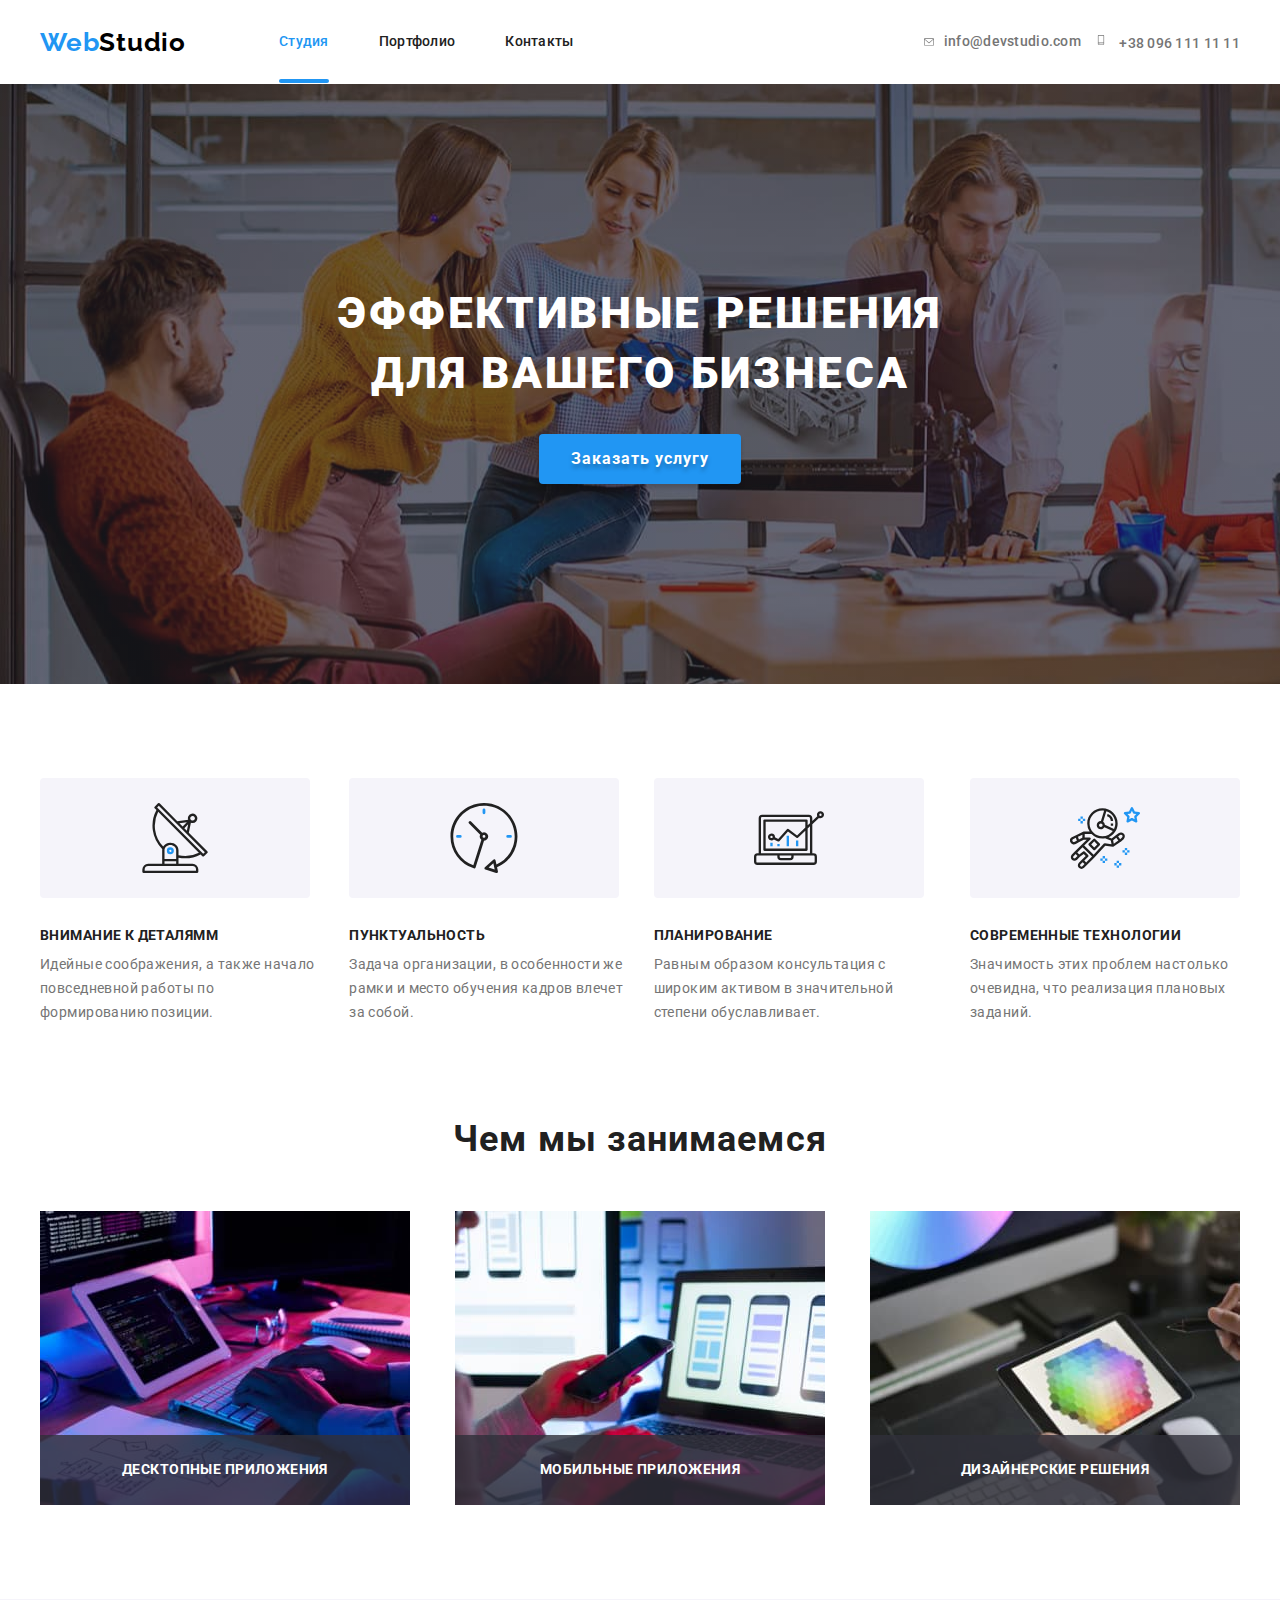
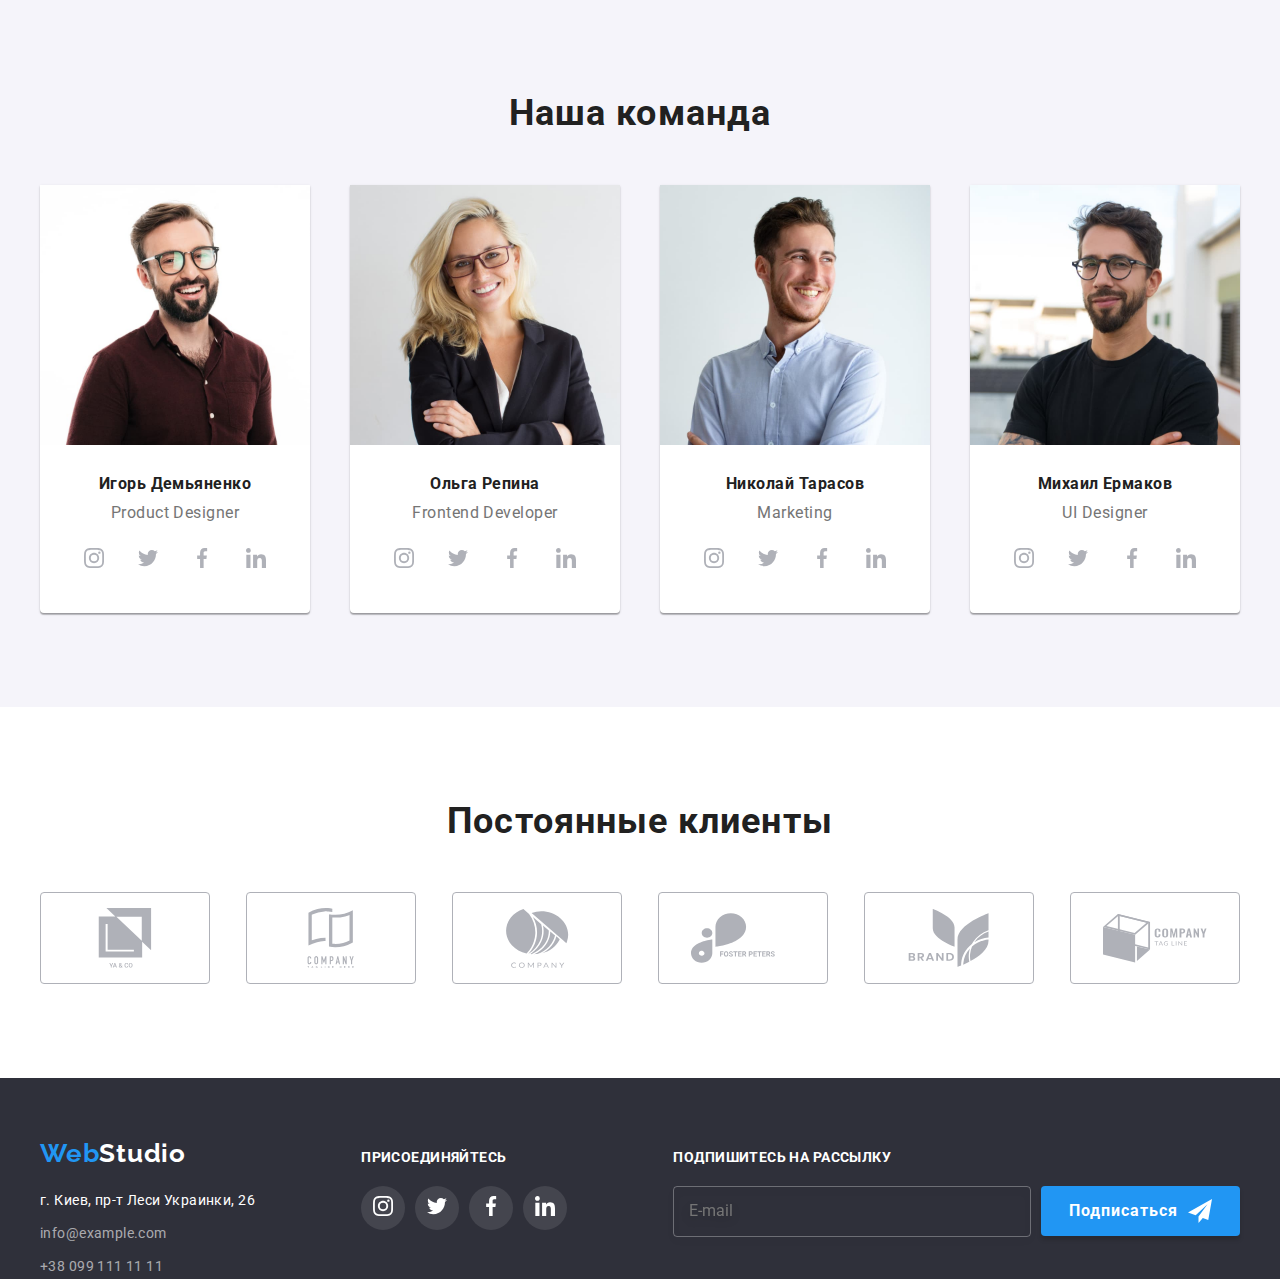
<file: index.html>
<!DOCTYPE html>
<html lang="ru">

<head>
	<meta charset="UTF-8">
	<meta http-equiv="X-UA-Compatible" content="IE=edge">
	<meta name="viewport" content="width=device-width, initial-scale=1.0">
	<link rel="preconnect" href="https://fonts.googleapis.com">
	<link rel="preconnect" href="https://fonts.gstatic.com" crossorigin>
	<link
		href="https://fonts.googleapis.com/css2?family=Raleway:wght@700&family=Roboto:wght@400;500;700;900&display=swap"
		rel="stylesheet">
	<link rel="stylesheet"
		href="https://cdnjs.cloudflare.com/ajax/libs/modern-normalize/1.0.0/modern-normalize.min.css" />
	<link rel="stylesheet" href="./css/style.css">
	<title>Studio</title>
</head>

<body>
	<header>
		<div class="header container">
			<nav class="nav">
				<a href="" class="logo"><span>Web</span>Studio</a>
				<ul class="list">
					<li class="item"><a class="site-nav item current" href="./index.html">Студия</a>
					</li>
					<li class="item"><a class="site-nav item " href="./portfolio.html">Портфолио</a>
					</li>
					<li class="item"><a class="site-nav item" href="">Контакты</a>
					</li>
				</ul>
			</nav>
			<ul class="contacts">
				<li class="cont-nav item">
					<svg class="contact-icon" width="16" height="12">
						<use href="./images/sprite.svg#mail"></use>
					</svg>
					<a href="mail.to:info@devstudio.com">info@devstudio.com</a>
				</li>
				<li class="cont-nav item">
					<svg class="contact-icon" width="10" height="16">
						<use href="./images/sprite.svg#phone"></use>
					</svg>
					<a href="tel:+380961111111">+38 096 111 11 11</a>
				</li>

			</ul>
		</div>
	</header>

	<main>
		<div class="hero">
			<h1 class="hero-title">
				ЭФФЕКТИВНЫЕ РЕШЕНИЯ
				<br>ДЛЯ ВАШЕГО БИЗНЕСА
			</h1>
			<button type="button" class="btn" data-modal-open>Заказать услугу</button>

		</div>
		<section class=" section benefits container">
			<ul class="benefits-list">
				<li class="benefits-item">
					<div class="wrapper-icon">
						<svg class="benefits-icon">
							<use href="./images/sprite.svg#antenna"></use>
						</svg>
					</div>
					<h2 class="benefits-title">ВНИМАНИЕ К ДЕТАЛЯММ</h2>
					<p class="benefits-text">Идейные соображения, а также начало повседневной работы по формированию
						позиции.</p>
				</li>
				<li class="benefits-item">
					<div class="wrapper-icon">
						<svg class="benefits-icon">
							<use href="./images/sprite.svg#clock"></use>
						</svg>
					</div>
					<h2 class="benefits-title">ПУНКТУАЛЬНОСТЬ</h2>
					<p class="benefits-text">Задача организации, в особенности же рамки и место обучения кадров влечет
						за собой.</p>
				</li>
				<li class="benefits-item">
					<div class="wrapper-icon">
						<svg class="benefits-icon">
							<use href="./images/sprite.svg#diagram"></use>
						</svg>
					</div>
					<h2 class="benefits-title">ПЛАНИРОВАНИЕ</h2>
					<p class="benefits-text">Равным образом консультация с широким активом в значительной степени
						обуславливает.</p>
				</li>
				<li class="benefits-item">
					<div class="wrapper-icon">
						<svg class="benefits-icon">
							<use href="./images/sprite.svg#astronaut"></use>
						</svg>
					</div>
					<h2 class="benefits-title">СОВРЕМЕННЫЕ ТЕХНОЛОГИИ</h2>
					<p class="benefits-text">Значимость этих проблем настолько очевидна, что реализация плановых
						заданий.</p>
				</li>
			</ul>
		</section>
		<section class=" section container">
			<h2 class="title">Чем мы занимаемся</h2>
			<ul class="developments">
				<li class="item"><img src="./images/box1.jpg" alt="desktop" with="370px">
					<span class="text"> Десктопные приложения</span>
				</li>
				<li class="item"><img src="./images/box2.jpg" alt="mobile" with="370px"><span class="text"> Мобильные
						приложения</span></li>
				<li class="item"><img src="./images/box3.jpg" alt="tablet" with="370px"><span class="text"> Дизайнерские
						решения</span></li>
			</ul>
		</section>
		<section class="wrapper">
			<div class="section team container">
				<h2 class="title">Наша команда</h2>
				<ul class="team-list">
					<li class="team-item">
						<img src="./images/demianenko.jpg" alt="demianenko" width="270px">
						<h3 class="team-title">Игорь Демьяненко</h3>
						<p class="function">Product Designer</p>
						<ul class="social-links">
							<li class="social-link-item">
								<a class="social-link-wrapper" href=""><svg class="social-link-icon">
										<use href="./images/sprite.svg#instagram"></use>
									</svg></a>
							</li>
							<li class="social-link-item">
								<a class="social-link-wrapper" href=""><svg class="social-link-icon">
										<use href="./images/sprite.svg#twitter"></use>
									</svg></a>
							</li>
							<li class="social-link-item">
								<a class="social-link-wrapper" href=""><svg class="social-link-icon">
										<use href="./images/sprite.svg#facebook"></use>
									</svg></a>
							</li>
							<li class="social-link-item">
								<a class="social-link-wrapper" href=""><svg class="social-link-icon">
										<use href="./images/sprite.svg#linkedin"></use>
									</svg></a>
							</li>
						</ul>
					</li>
					<li class="team-item">
						<img src="./images/repina.jpg" alt="repina" width="270px">
						<h3 class="team-title">Ольга Репина</h3>
						<p class="function">Frontend Developer</p>
						<ul class="social-links">
							<li class="social-link-item">
								<a class="social-link-wrapper" href=""><svg class="social-link-icon">
										<use href="./images/sprite.svg#instagram"></use>
									</svg></a>
							</li>
							<li class="social-link-item">
								<a class="social-link-wrapper" href=""><svg class="social-link-icon">
										<use href="./images/sprite.svg#twitter"></use>
									</svg></a>
							</li>
							<li class="social-link-item">
								<a class="social-link-wrapper" href=""><svg class="social-link-icon">
										<use href="./images/sprite.svg#facebook"></use>
									</svg></a>
							</li>
							<li class="social-link-item">
								<a class="social-link-wrapper" href=""><svg class="social-link-icon">
										<use href="./images/sprite.svg#linkedin"></use>
									</svg></a>
							</li>
						</ul>
					</li>
					<li class="team-item">
						<img src="./images/tarasov.jpg" alt="tarasov" width="270px">
						<h3 class="team-title">Николай Тарасов</h3>
						<p class="function"> Marketing</p>
						<ul class="social-links">
							<li class="social-link-item">
								<a class="social-link-wrapper" href=""><svg class="social-link-icon">
										<use href="./images/sprite.svg#instagram"></use>
									</svg></a>
							</li>
							<li class="social-link-item">
								<a class="social-link-wrapper" href=""><svg class="social-link-icon">
										<use href="./images/sprite.svg#twitter"></use>
									</svg></a>
							</li>
							<li class="social-link-item">
								<a class="social-link-wrapper" href=""><svg class="social-link-icon">
										<use href="./images/sprite.svg#facebook"></use>
									</svg></a>
							</li>
							<li class="social-link-item">
								<a class="social-link-wrapper" href=""><svg class="social-link-icon">
										<use href="./images/sprite.svg#linkedin"></use>
									</svg></a>
							</li>
						</ul>
					</li>
					<li class="team-item">
						<img src="./images/ermakov.jpg" alt="ermakov" width="270px">
						<h3 class="team-title">Михаил Ермаков</h3>
						<p class="function">UI Designer</p>
						<ul class="social-links">
							<li class="social-link-item">
								<a class="social-link-wrapper" href=""><svg class="social-link-icon">
										<use href="./images/sprite.svg#instagram"></use>
									</svg></a>
							</li>
							<li class="social-link-item">
								<a class="social-link-wrapper" href=""><svg class="social-link-icon">
										<use href="./images/sprite.svg#twitter"></use>
									</svg></a>
							</li>
							<li class="social-link-item">
								<a class="social-link-wrapper" href=""><svg class="social-link-icon">
										<use href="./images/sprite.svg#facebook"></use>
									</svg></a>
							</li>
							<li class="social-link-item">
								<a class="social-link-wrapper" href=""><svg class="social-link-icon">
										<use href="./images/sprite.svg#linkedin"></use>
									</svg></a>
							</li>
						</ul>
					</li>
				</ul>
			</div>

		</section>
		<section class="section container">
			<h2 class="title">Постоянные клиенты</h2>
			<ul class="clients">
				<li class="client-item">
					<svg class="client-icon">
						<use href="./images/sprite.svg#client-1"></use>
					</svg>
				</li>
				<li class="client-item">
					<svg class="client-icon">
						<use href="./images/sprite.svg#client-2"></use>
					</svg>
				</li>
				<li class="client-item">
					<svg class="client-icon">
						<use href="./images/sprite.svg#client-3"></use>
					</svg>
				</li>
				<li class="client-item">
					<svg class="client-icon">
						<use href="./images/sprite.svg#client-4"></use>
					</svg>
				</li>
				<li class="client-item">
					<svg class="client-icon">
						<use href="./images/sprite.svg#client-5"></use>
					</svg>
				</li>
				<li class="client-item">
					<svg class="client-icon">
						<use href="./images/sprite.svg#client-6"></use>
					</svg>
				</li>
			</ul>
		</section>
	</main>

	<footer class="footer">
		<div class="container">
			<div class="column1">
				<a href="" class="logo logo-footer"><span>Web</span>Studio</a>
				<address>
					<a class="address" href="">г. Киев, пр-т Леси Украинки, 26</a>
					<a class="address" href="mail.to:info@example.com">info@example.com</a>
					<a class="address" href="tel:+380991111111">+38 099 111 11 11</a>
				</address>
			</div>
			<div class="column2">
				<h3 class="footer-title">ПРИСОЕДИНЯЙТЕСЬ</h3>
				<p></p>
				<ul class="social-links">
					<li class="social-link-item">
						<a class="social-link-wrapper" href=""><svg class="social-link-icon ">
								<use href="./images/sprite.svg#instagram"></use>
							</svg></a>
					</li>
					<li class="social-link-item">
						<a class="social-link-wrapper" href=""><svg class="social-link-icon ">
								<use href="./images/sprite.svg#twitter"></use>
							</svg></a>
					</li>
					<li class="social-link-item">
						<a class="social-link-wrapper" href=""><svg class="social-link-icon">
								<use href="./images/sprite.svg#facebook"></use>
							</svg></a>
					</li>
					<li class="social-link-item">
						<a class="social-link-wrapper" href=""><svg class="social-link-icon">
								<use href="./images/sprite.svg#linkedin"></use>
							</svg></a>
					</li>
				</ul>
			</div>
			<div class="column3">
				<div>
					<h3 class="footer-title">ПОДПИШИТЕСЬ НА РАССЫЛКУ</h3>
					<form action="" class="subscription">
						<label for="email"></label>
						<input type="text" name="email" placeholder="E-mail">
						<button type="submit" class="btn">Подписаться<svg class="icon-send">
								<use href="./images/sprite.svg#send"></use>
							</svg></button>
					</form>

				</div>

			</div>
		</div>
	</footer>

	<div class="backdrop is-hidden" data-modal>
		<div class="modal">
			<h3 class="modal-title">Оставьте свои данные, мы вам перезвоним</h3>
			<form action="">
				<div class="form-field">
					<label for="name" class="form-label">Имя</label>
					<input type="text" name="name" class="form-input"> <svg class="icon-modal">
						<use href="./images/sprite.svg#person"></use>
					</svg>
				</div>
				<div class="form-field">
					<label for="tel" class="form-label">Телефон</label>
					<input type="text" name="tel" class="form-input">
					<svg class="icon-modal">
						<use href="./images/sprite.svg#tel"></use>
					</svg>
				</div>
				<div class="form-field">
					<label for="email" class="form-label">Почта</label>
					<input type="text" name="email" class="form-input"><svg class="icon-modal">
						<use href="./images/sprite.svg#mail"></use>
					</svg>
				</div>
				<div class="form-field">
					<label for="coment" class="form-label">Коментарий</label>
					<textarea class="form-input textarea" name="coment" id="" rows="7"
						placeholder="Введите текст"></textarea>
				</div>
				<label class="policy">
					<input type="checkbox" class="checkbox">
					Соглашаюсь с рассылкой и принимаю
					<a href="" class="policy-link"> Условия договора</a>
					<span class="icon-checkbox"></span>

				</label>
				<button type="submit" class="btn">Отправить</button>
				<button class="btn-close" data-modal-close>
					<svg class="icon-close">
						<use href="./images/sprite.svg#close"></use>
					</svg>
				</button>

			</form>


		</div>
		<script src="./js/modal.js"></script>
</body>

</html>
</file>
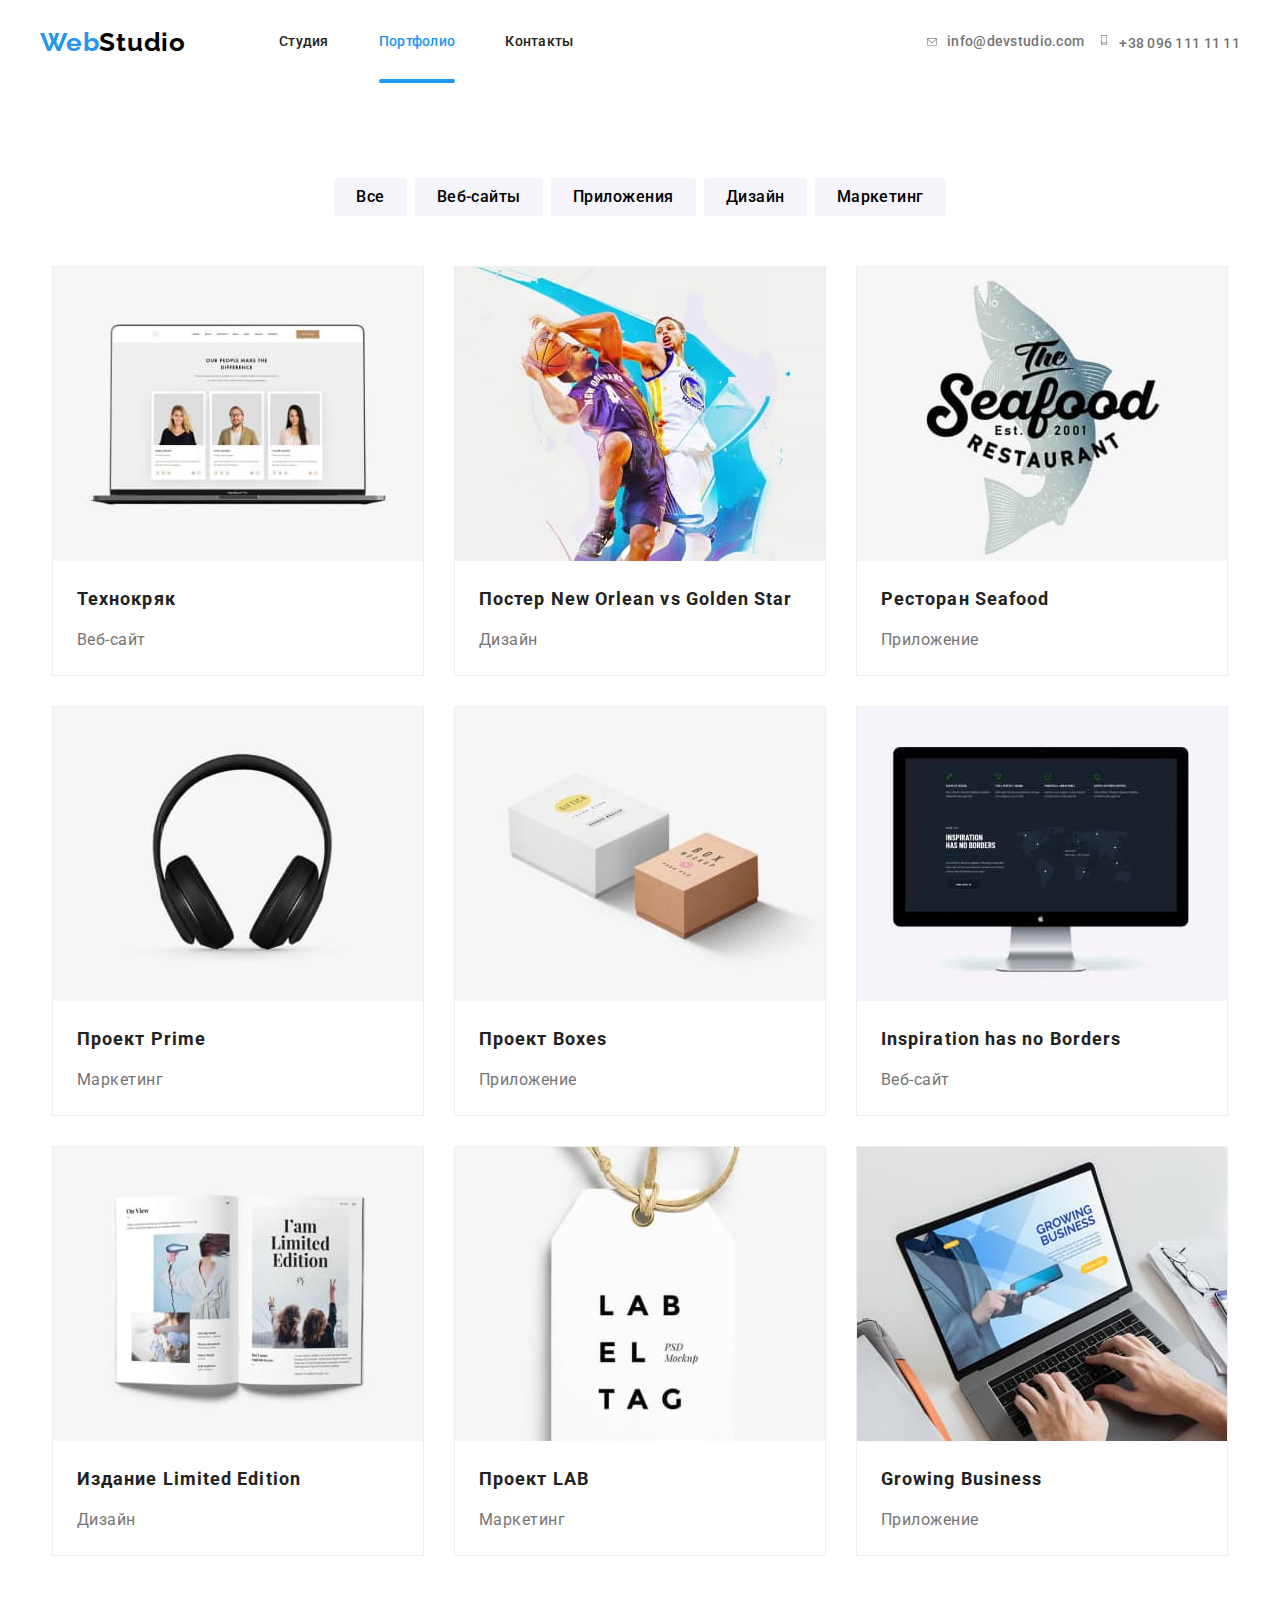
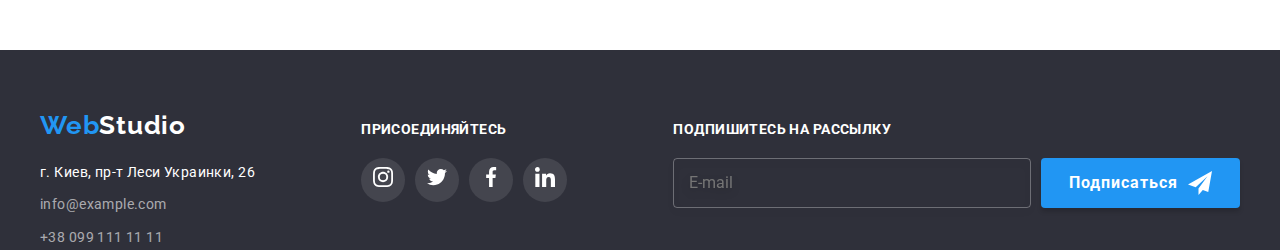
<file: portfolio.html>
<!DOCTYPE html>
<html lang="ru">

<head>
	<meta charset="UTF-8">
	<meta http-equiv="X-UA-Compatible" content="IE=edge">
	<meta name="viewport" content="width=device-width, initial-scale=1.0">
	<link rel="preconnect" href="https://fonts.googleapis.com">
	<link rel="preconnect" href="https://fonts.gstatic.com" crossorigin>
	<link
		href="https://fonts.googleapis.com/css2?family=Raleway:wght@700&family=Roboto:wght@400;500;700;900&display=swap"
		rel="stylesheet">
	<link rel="stylesheet"
		href="https://cdnjs.cloudflare.com/ajax/libs/modern-normalize/1.0.0/modern-normalize.min.css" />
	<link rel="stylesheet" href="./css/style.css">
	<title>Portfolio</title>
</head>

<body>
	<header>
		<div class="header container">
			<nav class="nav">
				<a href="" class="logo"><span>Web</span>Studio</a>
				<ul class="list">
					<li class="item"><a class="site-nav item " href="./index.html">Студия</a>
					</li>
					<li class="item"><a class="site-nav item current" href="./portfolio.html">Портфолио</a>
					</li>
					<li class="item"><a class="site-nav item" href="">Контакты</a>
					</li>
				</ul>
			</nav>
			<ul class="contacts">
				<li class="cont-nav item">
					<svg class="contact-icon" width="16" height="12">
						<use href="./images/sprite.svg#mail"></use>
					</svg>
					<a href="mail.to:info@devstudio.com">info@devstudio.com</a>
				</li>
				<li class="cont-nav item">
					<svg class="contact-icon" width="10" height="16">
						<use href="./images/sprite.svg#phone"></use>
					</svg><a href="tel:+380961111111"></a>+38 096 111 11 11
				</li>

			</ul>
		</div>
	</header>

	<main>
		<div class="container section">
			<ul class="filters">
				<li class="item">
					<button type="button" class=" filter">Все</button>
				</li>
				<li class="item">
					<button type="button" class="filter">Веб-сайты</button>
				</li>
				<li class="item">
					<button type="button" class="filter">Приложения</button>
				</li>
				<li class="item">
					<button type="button" class="filter">Дизайн</button>
				</li>
				<li class="item">
					<button type="button" class="filter">Маркетинг</button>
				</li>
			</ul>
			<ul class="card-set">
				<li class="card">
					<div class="overlay"><img src="./images/img1.jpg" alt="web-site" width="370px">
						<p class="card-text">Lorem ipsum dolor sit amet consectetur adipisicing elit. Nostrum quia
							beatae earum omnis ex possimus assumenda quod velit, laudantium id est, provident deleniti
							qui quibusdam.</p>
					</div>
					<div class="card-description">
						<p class="card-title">Технокряк</p>
						<p class="category">Веб-сайт</p>
					</div>
				</li>
				<li class="card">
					<div class="overlay"> <img src="./images/img2.jpg" alt="poster-basketball" width="370px">
						<p class="card-text">Lorem ipsum dolor sit amet consectetur adipisicing elit. Possimus nulla
							culpa inventore eius, saepe necessitatibus, maxime optio nostrum amet deleniti deserunt?
							Nihil totam labore in.</p>
					</div>

					<div class="card-description">
						<p class="card-title">Постер New Orlean vs Golden Star</p>
						<p class="category">Дизайн</p>
					</div>
				</li>
				<li class="card">
					<div class="overlay"><img src="./images/img3.jpg" alt="restoran-seafood" width="370px">
						<p class="card-text">Lorem ipsum dolor sit amet consectetur adipisicing elit. Dignissimos,
							cumque autem qui corporis nesciunt illo modi ullam ut unde, ab quasi facere corrupti nulla
							consequatur.</p>
					</div>

					<div class="card-description">
						<p class="card-title">Ресторан Seafood</p>
						<p class="category">Приложение</p>
					</div>
				</li>
				<li class="card">
					<div class="overlay">
						<img src="./images/img4.jpg" alt="project-prime" width="370px">
						<p class="card-text">Lorem ipsum dolor, sit amet consectetur adipisicing elit. Vero non
							voluptatem sunt similique facere unde modi quas assumenda nemo. Dicta pariatur praesentium
							voluptatum aspernatur adipisci!</p>
					</div>

					<div class="card-description">
						<p class="card-title">Проект Prime</p>
						<p class="category">Маркетинг</p>
					</div>
				</li>
				<li class="card">
					<div class="overlay">
						<img src="./images/img5.jpg" alt="project-boxes" width="370px">
						<p class="card-text">Lorem, ipsum dolor sit amet consectetur adipisicing elit. Similique maxime
							corrupti error, eos voluptate odio officia dolore voluptates. Cum nemo esse provident, odit
							necessitatibus modi.</p>
					</div>

					<div class="card-description">
						<p class="card-title">Проект Boxes</p>
						<p class="category">Приложение</p>
					</div>
				</li>
				<li class="card">
					<div class="overlay">
						<img src="./images/img6.jpg" alt="web-site" width="370px">
						<p class="card-text">Lorem ipsum dolor sit amet consectetur adipisicing elit. Nesciunt ratione
							soluta labore temporibus nihil voluptatibus amet obcaecati, porro nisi exercitationem
							deleniti a facilis quibusdam voluptatem!</p>
					</div>

					<div class="card-description">
						<p class="card-title">Inspiration has no Borders</p>
						<p class="category">Веб-сайт</p>
					</div>
				</li>
				<li class="card">
					<div class="overlay">
						<img src="./images/img7.jpg" alt="design-journal" width="370px">
						<p class="card-text">Lorem ipsum dolor sit amet consectetur adipisicing elit. Eligendi excepturi
							quis, sunt qui fuga iste, soluta, dicta debitis architecto veniam error doloremque sint
							necessitatibus optio.</p>
					</div>

					<div class="card-description">
						<p class="card-title">Издание Limited Edition</p>
						<p class="category">Дизайн</p>
					</div>
				</li>
				<li class="card">
					<div class="overlay">
						<img src="./images/img8.jpg" alt="project-lab" width="370px">
						<p class="card-text">Lorem ipsum dolor sit amet consectetur adipisicing elit. Corrupti deleniti
							est quasi dolores cupiditate, modi illum perspiciatis eum similique assumenda libero
							possimus. Aut, iusto unde.</p>
					</div>

					<div class="card-description">
						<p class="card-title">Проект LAB</p>
						<p class="category">Маркетинг</p>
					</div>
				</li>
				<li class="card">
					<div class="overlay"><img src="./images/img9.jpg" alt="project-business" width="370px">
						<p class="card-text">Lorem ipsum dolor sit amet consectetur adipisicing elit. Soluta
							repellendus, excepturi alias quis distinctio officia non similique beatae eaque
							consequuntur? Ut labore facilis pariatur accusamus.</p>
					</div>

					<div class="card-description">
						<p class="card-title">Growing Business</p>
						<p class="category">Приложение</p>
					</div>
				</li>
			</ul>
		</div>
	</main>
	<footer class="footer">
		<div class="container">
			<div class="column1">
				<a href="" class="logo logo-footer"><span>Web</span>Studio</a>
				<address>
					<a class="address" href="">г. Киев, пр-т Леси Украинки, 26</a>
					<a class="address" href="mail.to:info@example.com">info@example.com</a>
					<a class="address" href="tel:+380991111111">+38 099 111 11 11</a>
				</address>
			</div>
			<div class="column2">
				<h3 class="footer-title">ПРИСОЕДИНЯЙТЕСЬ</h3>
				<p></p>
				<ul class="social-links">
					<li class="social-link-item">
						<a class="social-link-wrapper" href=""><svg class="social-link-icon ">
								<use href="./images/sprite.svg#instagram"></use>
							</svg></a>
					</li>
					<li class="social-link-item">
						<a class="social-link-wrapper" href=""><svg class="social-link-icon ">
								<use href="./images/sprite.svg#twitter"></use>
							</svg></a>
					</li>
					<li class="social-link-item">
						<a class="social-link-wrapper" href=""><svg class="social-link-icon">
								<use href="./images/sprite.svg#facebook"></use>
							</svg></a>
					</li>
					<li class="social-link-item">
						<a class="social-link-wrapper" href=""><svg class="social-link-icon">
								<use href="./images/sprite.svg#linkedin"></use>
							</svg></a>
					</li>
				</ul>
			</div>
			<div class="column3" width="570px">
				<div>
					<h3 class="footer-title">ПОДПИШИТЕСЬ НА РАССЫЛКУ</h3>
					<form action="" class="subscription">
						<label for="email"></label>
						<input type="text" name="email" placeholder="E-mail">
						<button type="button" class="btn">Подписаться<svg class="icon-send">
								<use href="./images/sprite.svg#send"></use>
							</svg></button>
					</form>

				</div>

			</div>
		</div>
	</footer>
</body>

</html>
</file>
<file: css/style.css>
*,
*::before,
*::after {
	box-sizing: border-box;
}

:root {
	--primary-text-color: rgba(117, 117, 117, 1);
	--title-text-color: rgba(33, 33, 33, 1);
	--accent-color: rgba(33, 150, 243, 1);
	--white-color: rgba(255, 255, 255, 1);
	--black-color: rgba(0, 0, 0, 1);
}

body {
	background: rgba(255, 255, 255, 1);
	color: var(--primary-text-color);
	font-family: Roboto, sans-serif;
}

ul {
	list-style: none;
}

a {
	text-decoration: none;
	color: inherit;
}

h1,
h2,
h3,
h4,
h5,
h6,
ul,
p {
	margin: 0;
	padding: 0;
}

img {
	display: block;
}

.container {
	width: 1230px;
	padding-left: 15px;
	padding-right: 15px;
	margin-right: auto;
	margin-left: auto;

}

.section {
	padding-top: 94px;
	padding-bottom: 94px;
}

.title {
	margin-bottom: 50px;
	color: var(--title-text-color);

	font-weight: 700;
	font-size: 36px;
	line-height: 1.16;
	letter-spacing: 0.03em;
	text-align: center;
}

/* -----header------------------------------------------- */
/* header {
	border-bottom: 1px solid rgba(236, 236, 236, 1);
} */

.header {
	display: flex;
	align-items: center;
	justify-content: space-between;

}

.logo {
	color: var(--black-color);

	font-family: 'Raleway';
	font-weight: 700;
	font-size: 26px;
	line-height: 1.19;
	letter-spacing: 0.03em;
}

.logo span {
	color: var(--accent-color);
}

.nav {
	display: flex;
	align-items: center;

	color: var(--title-text-color);

	font-weight: 500;
	font-size: 14px;
	line-height: 1.14;
	letter-spacing: 0.02em;
}

.nav>.list {
	display: flex;
	margin-left: 93px;
}

.list .item+.item {
	margin-left: 50px;
}

.site-nav {
	position: relative;
	padding-top: 32px;
	padding-bottom: 32px;

	transition: color 250ms cubic-bezier(0.4, 0, 0.2, 1), background-color 250ms cubic-bezier(0.4, 0, 0.2, 1);
}

.site-nav:hover,
.site-nav:focus {
	color: var(--accent-color);
}

.current {
	color: var(--accent-color);
}

.current::after {
	display: block;
	content: "";
	width: 100%;
	height: 4px;

	position: absolute;
	bottom: 0;
	left: 0;
	transform: translateY(50%);
	background: var(--accent-color);
	border-radius: 2px;
}

.contacts {
	display: flex;
	padding-top: 32px;
	padding-bottom: 32px;

	font-style: normal;
	font-weight: 500;
	font-size: 14px;
	line-height: 1.14;
	letter-spacing: 0.02em;
}

.contacts>.item+.item {
	display: block;
	margin-left: 15px;
}

.cont-nav {
	display: flex;
	align-items: center;
	fill: var(--primary-text-color);

	transition: color 250ms cubic-bezier(0.4, 0, 0.2, 1), background-color 250ms cubic-bezier(0.4, 0, 0.2, 1);
}

.cont-nav:hover,
.cont-nav:focus {
	color: var(--accent-color);
	fill: var(--accent-color);
}

.contact-icon {
	margin-right: 10px;
}

.contact-icon {
	width: 10px;
	height: 16px;
}





/* -----------hero--------------------------------------- */

.hero {
	margin-left: auto;
	margin-right: auto;
	padding-top: 200px;
	padding-bottom: 200px;
	max-width: 1600px;

	background-image: linear-gradient(to bottom,
			rgba(47, 48, 58, 0.4),
			rgba(47, 48, 58, 0.4)),
		url(../images/hero.jpg);
	text-align: center;
}

.hero-title {
	margin-bottom: 30px;

	color: var(--white-color);
	font-weight: 900;
	font-size: 44px;
	line-height: 1.36;
	letter-spacing: 0.06em;
}

.btn {
	display: block;
	text-align: center;
	padding: 10px 32px;
	margin-left: auto;
	margin-right: auto;
	border-radius: 4px;
	border: none;

	color: var(--white-color);
	background: var(--accent-color);
	cursor: pointer;

	font-family: inherit;
	font-weight: 700;
	font-size: 16px;
	line-height: 1.87;
	letter-spacing: 0.06em;
	text-shadow: 0px 4px 4px rgba(0, 0, 0, 0.25);
	box-shadow: 0px 4px 4px rgba(0, 0, 0, 0.15);
}


/* --------benefits-------------------------------------- */
.benefits.section {
	padding-bottom: 0;
}

.benefits .benefits-item+.benefits-item {
	margin-left: 30px;
}

.wrapper-icon {
	padding: 25px 100px;
	margin-right: 0px;
	margin-bottom: 30px;
	width: 270px;
	height: 120px;
	background: #F5F4FA;
	border-radius: 4px;
}

.benefits-icon {
	width: 70px;
	height: 70px;
}

.benefits-title {
	margin-bottom: 10px;

	color: var(--title-text-color);

	font-size: 14px;
	line-height: 1.14;
	letter-spacing: 0.03em;
}

.benefits-list {
	display: flex;
	justify-content: space-between;

}

.benefits-text {
	font-weight: 400;
	font-size: 14px;
	line-height: 1.71;
	letter-spacing: 0.03em;

	/* outline: 1px solid black; */
}

/* --------developments-------------------------------------- */
.developments {
	display: flex;
	justify-content: space-between;
}

.developments .item+.item {
	margin-left: 30px;
}

.developments .item {
	position: relative;
}

.text {
	position: absolute;
	bottom: 0;
	left: 100;

	width: 100%;
	height: 70px;
	padding: 27px 0;

	font-weight: 700;
	font-size: 14px;
	line-height: 1.14;
	text-align: center;
	letter-spacing: 0.03em;
	text-transform: uppercase;

	color: #FFFFFF;
	background: rgba(47, 48, 58, 0.8);
}

/* --------team-------------------------------------- */
.wrapper {
	background: #F5F4FA;
}

.team-list {
	display: flex;
	justify-content: space-between;
}

.team-title {
	margin-top: 30px;
	margin-bottom: 10px;

	font-size: 16px;
	line-height: 1.18;
	text-align: center;
	letter-spacing: 0.03em;
	color: var(--title-text-color);

}

.team-list .team-item+.team-item {
	margin-left: 30px;
}

.team-item {
	background: #FFFFFF;
	box-shadow: 0px 1px 3px rgba(0, 0, 0, 0.12), 0px 1px 1px rgba(0, 0, 0, 0.14), 0px 2px 1px rgba(0, 0, 0, 0.2);
	border-radius: 0px 0px 4px 4px;
	text-align: center;
	overflow: hidden;
}

.function {
	margin-bottom: 16px;

	font-size: 16px;
	line-height: 1.18;
	letter-spacing: 0.03em;
}

.social-links {
	display: flex;
	justify-content: center;
	margin-bottom: 30px;
}

.social-links .social-link-item+.social-link-item {
	margin-left: 10px;
}

.social-link-item {
	display: flex;
	justify-content: center;
	align-items: center;

	width: 44px;
	height: 44px;

	border-radius: 50px;

	transition: background-color 250ms cubic-bezier(0.4, 0, 0.2, 1);
}

.social-link-item:hover {
	background: var(--accent-color);
}

/* 
.social-link-wrapper {
	display: block;
	margin: 0px;
	margin-bottom: 0px;
	padding: 0px;
	width: 20px;
	height: 20px;
} */

.social-link-icon {
	width: 20px;
	height: 20px;
	fill: #AFB1B8;
}

/*----clients-----------------------------  */
.clients {
	display: flex;
	justify-content: space-between;

	color: #AFB1B8;
	fill: #AFB1B8;
}

.client-item {
	display: flex;
	justify-content: space-between;
	align-items: center;
	padding: 16px 32px;
	width: 170px;
	height: 92px;

	border: 1px solid currentColor;
	border-radius: 4px;

	transition: fill 250ms cubic-bezier(0.4, 0, 0.2, 1), border 250ms cubic-bezier(0.4, 0, 0.2, 1);
}

.clients .client-item+.client-item {
	margin-left: 30px;
}

.client-icon {
	width: 106px;
	height: 60px;
}

.client-item:hover {
	border-color: var(--accent-color);
	fill: var(--accent-color);
}

/* -------------------------modal------------ */

.backdrop {
	position: fixed;
	top: 0;
	left: 0;
	width: 100%;
	height: 100%;
	background: rgba(0, 0, 0, 0.3);

	opacity: 1;
	transition: opacity 250ms cubic-bezier(0.4, 0, 0.2, 1);
}

.backdrop.is-hidden {
	opacity: 0;
	pointer-events: none;
}

.backdrop.is-hidden .modal {
	opacity: 0;
	transform: translate(-50%, -50%) scale(0.8);
}

.modal {
	position: absolute;
	top: 50%;
	left: 50%;
	padding: 40px;
	background: #FFFFFF;
	transform: translate(-50%, -50%) scale(1);
	opacity: 1;
	transition: opacity 250ms cubic-bezier(0.4, 0, 0.2, 1), transform 250ms cubic-bezier(0.4, 0, 0.2, 1);
}

.modal-title {
	font-weight: 700;
	font-size: 20px;
	line-height: 1.15;
	text-align: center;
	letter-spacing: 0.03em;

	color: var(--title-text-color);
}

.form-field {
	position: relative;
	font-weight: 400;
	font-size: 12px;
	line-height: 1.16;
	letter-spacing: 0.01em;
	color: var(--primary-text-color);
}

.form-label {
	display: block;
	margin-top: 10px;
	margin-bottom: 4px;

}

.form-input {
	display: block;

	width: 100%;
	padding: 12px;
	padding-left: 40px;

	border: 1px solid rgba(33, 33, 33, 0.2);
	border-radius: 4px;
}

.textarea {
	resize: none;
}

.textarea::placeholder {
	color: rgba(117, 117, 117, 0.5);
}

.form-input.textarea {
	padding-left: 12px;
}

.modal .btn {
	margin-top: 30px;
	/* margin-bottom: 40px; */
}

.btn-close {
	position: absolute;
	right: 10px;
	top: 10px;
	display: flex;
	justify-content: center;
	align-items: center;
	width: 30px;
	height: 30px;

	background: #FFFFFF;
	border-radius: 50%;
	border: 1px solid rgba(0, 0, 0, 0.1);
}

/* .icon-close{

} */
.icon-modal {
	position: absolute;
	left: 11px;
	bottom: 11px;

	width: 18px;
	height: 18px;

}

.icon-modal {
	width: 18px;
	height: 18px;

	transition: fill 250ms cubic-bezier(0.4, 0, 0.2, 1);
}

.btn-close:focus .icon-close {
	fill: var(--accent-color);
}

.form-field:focus-within .icon-modal {
	fill: var(--accent-color);
}

.form-input:focus {
	outline: none;
	border: 1px solid var(--accent-color);
}


.policy-link {
	color: var(--accent-color);
	border-bottom: 1px solid var(--accent-color);
}

.policy {
	display: inline-block;
	position: relative;
	padding-left: 36px;
	padding-top: 4px;
	padding-bottom: 4px;
	margin-top: 20px;

	font-weight: 400;
	font-size: 14px;
	line-height: 1.17;
	letter-spacing: 0.03em;
}

.checkbox {
	position: absolute;
	width: 1px;
}


.icon-checkbox {
	display: inline-block;
	position: absolute;
	left: 13px;

	width: 16px;
	height: 15px;

	border: 2px solid var(--title-text-color);
	border-radius: 4px;
}

.checkbox:checked~.icon-checkbox {
	background: url(/images/check.svg);
	background-size: contain;
	background-color: var(--accent-color);
	background-origin: border-box;
	border-color: var(--accent-color);
}




/* ------------footer----------------------------- */
.footer {
	color: var(--white-color);
	background: rgba(47, 48, 58, 1);
}

.footer .container {

	display: flex;
	justify-content: space-between;
}

.logo-footer {
	display: block;
	margin-top: 60px;
	margin-bottom: 20px;

	color: var(--white-color);
}

.address {
	display: block;
	font-style: normal;
	font-size: 14px;
	line-height: 1.71;
	letter-spacing: 0.03em;
}

.address:not(:first-child) {
	color: rgba(255, 255, 255, 0.6);
}

.address:not(:last-child) {
	margin-bottom: 9px;
}

.address:hover,
.adress:focus {
	color: var(--accent-color);
}

.footer-title {
	margin-top: 72px;
	margin-bottom: 20px;

	font-weight: 700;
	font-size: 14px;
	line-height: 1.14;
	letter-spacing: 0.03em;
}

.column2 .social-link-item {
	background: rgba(255, 255, 255, 0.1);
}

.column2 .social-link-item:hover {
	background: var(--accent-color);
}

.footer .social-link-icon {
	fill: rgb(255, 255, 255);
	/* fill:pink; */
}

.column3 {
	/* width: 570px; */
}

.subscription {
	display: flex;
	align-items: center;

}

.subscription .btn {
	display: flex;
	align-items: center;
	margin-left: 10px;
	padding: 10px 28px;
	text-shadow: none;
}

.subscription input {
	width: 358px;
	padding: 15px;
	background: transparent;

	border: 1px solid rgba(255, 255, 255, 0.3);

	filter: drop-shadow(0px 4px 4px rgba(0, 0, 0, 0.15));
	border-radius: 4px;
}

.icon-send {
	width: 24px;
	height: 24px;
	margin-left: 10px;
	fill: rgb(255, 255, 255);
}


/* -------PORTFOLIO */
/* ---filters-------------------- */
.filters {
	display: flex;
	justify-content: center;

	margin-bottom: 50px;
}

.filter {
	padding: 6px 22px;

	background: #F5F4FA;
	border-radius: 4px;
	border: none;

	font-family: inherit;
	font-weight: 500;
	font-size: 16px;
	line-height: 1.62;
	text-align: center;
	letter-spacing: 0.03em;

	transition: color 250ms cubic-bezier(0.4, 0, 0.2, 1), background-color 250ms cubic-bezier(0.4, 0, 0.2, 1), box-shadow 250ms cubic-bezier(0.4, 0, 0.2, 1);
}

.filters .item+.item {
	margin-left: 8px;
}

.filter:hover {
	color: var(--white-color);
	background: var(--accent-color);

	box-shadow: 0px 3px 1px rgba(0, 0, 0, 0.1), 0px 1px 2px rgba(0, 0, 0, 0.08), 0px 2px 2px rgba(0, 0, 0, 0.12);

}

/* --card-set--------------------- */

.card-set {
	display: flex;
	justify-content: center;
	flex-wrap: wrap;
	flex-basis: calc(100% / 3 - 30px);
	margin-left: -30px;
	margin-bottom: -30px;
}

.card {
	margin-left: 30px;
	margin-bottom: 30px;

	background: #FFFFFF;
	border: 1px solid #EEEEEE;

	transition: box-shadow 250ms cubic-bezier(0.4, 0, 0.2, 1);

}

.card:hover {
	box-shadow: 0px 1px 1px rgba(0, 0, 0, 0.12), 0px 4px 4px rgba(0, 0, 0, 0.06), 1px 4px 6px rgba(0, 0, 0, 0.16);
}

.overlay {
	position: relative;
	overflow: hidden;
}

.card-text {
	position: absolute;
	top: 0;
	left: 0;
	transform: translateY(+100%);

	opacity: 0.5;

	width: 100%;
	height: 100%;
	padding: 63px 24px;

	font-size: 18px;
	line-height: 1.55;
	letter-spacing: 0.03em;

	color: #FFFFFF;
	background: rgba(33, 150, 243, 0.7);

	transition: transform 250ms cubic-bezier(0.4, 0, 0.2, 1);

}

.card:hover .card-text {
	opacity: 1;
	transform: translateY(0);


}

.card:hover .overlay {
	/* opacity: 1; */
	transform: translateY(0);


}


.card-description {
	padding: 20px 24px;
}

.card-title {
	margin-bottom: 8px;

	color: var(--title-text-color);

	font-weight: 700;
	font-size: 18px;
	line-height: 2;
	letter-spacing: 0.06em;
}

.category {
	font-weight: 400;
	font-size: 16px;
	line-height: 1.87;
	letter-spacing: 0.03em;
}
</file>
